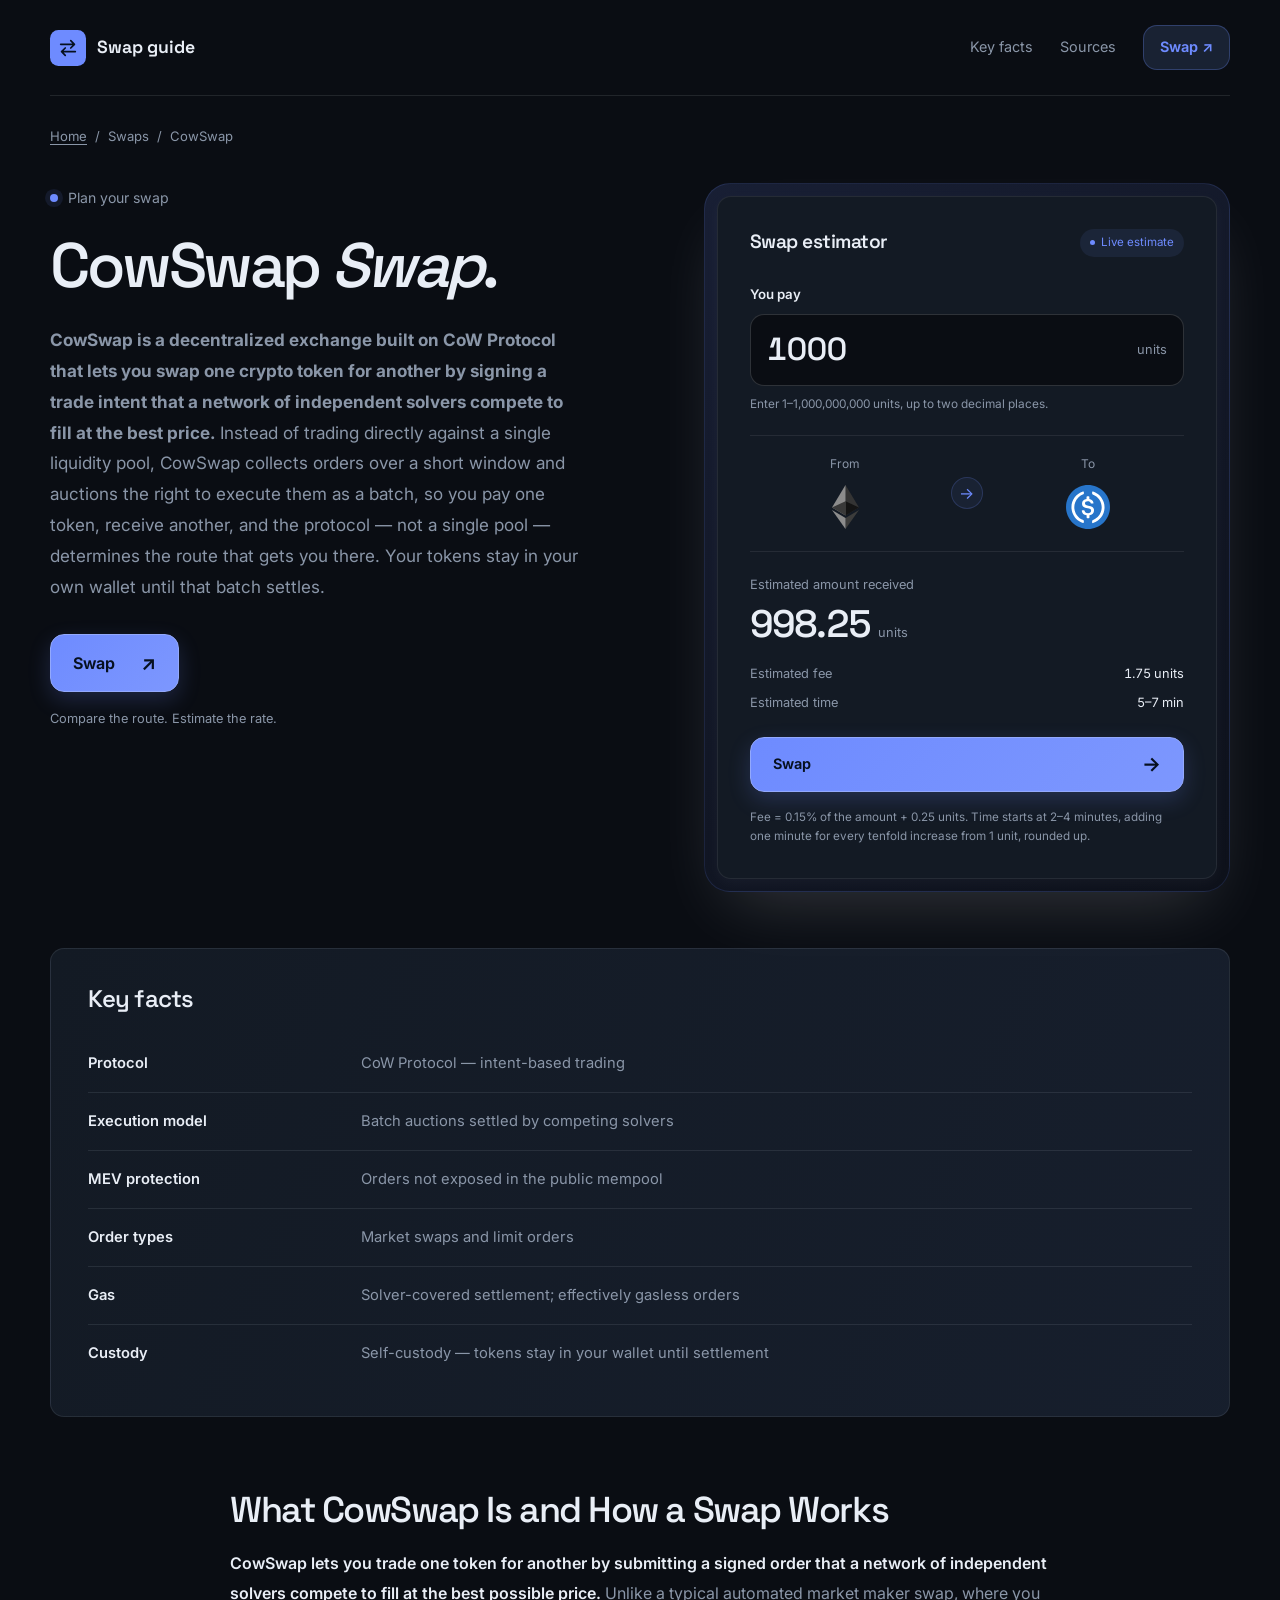
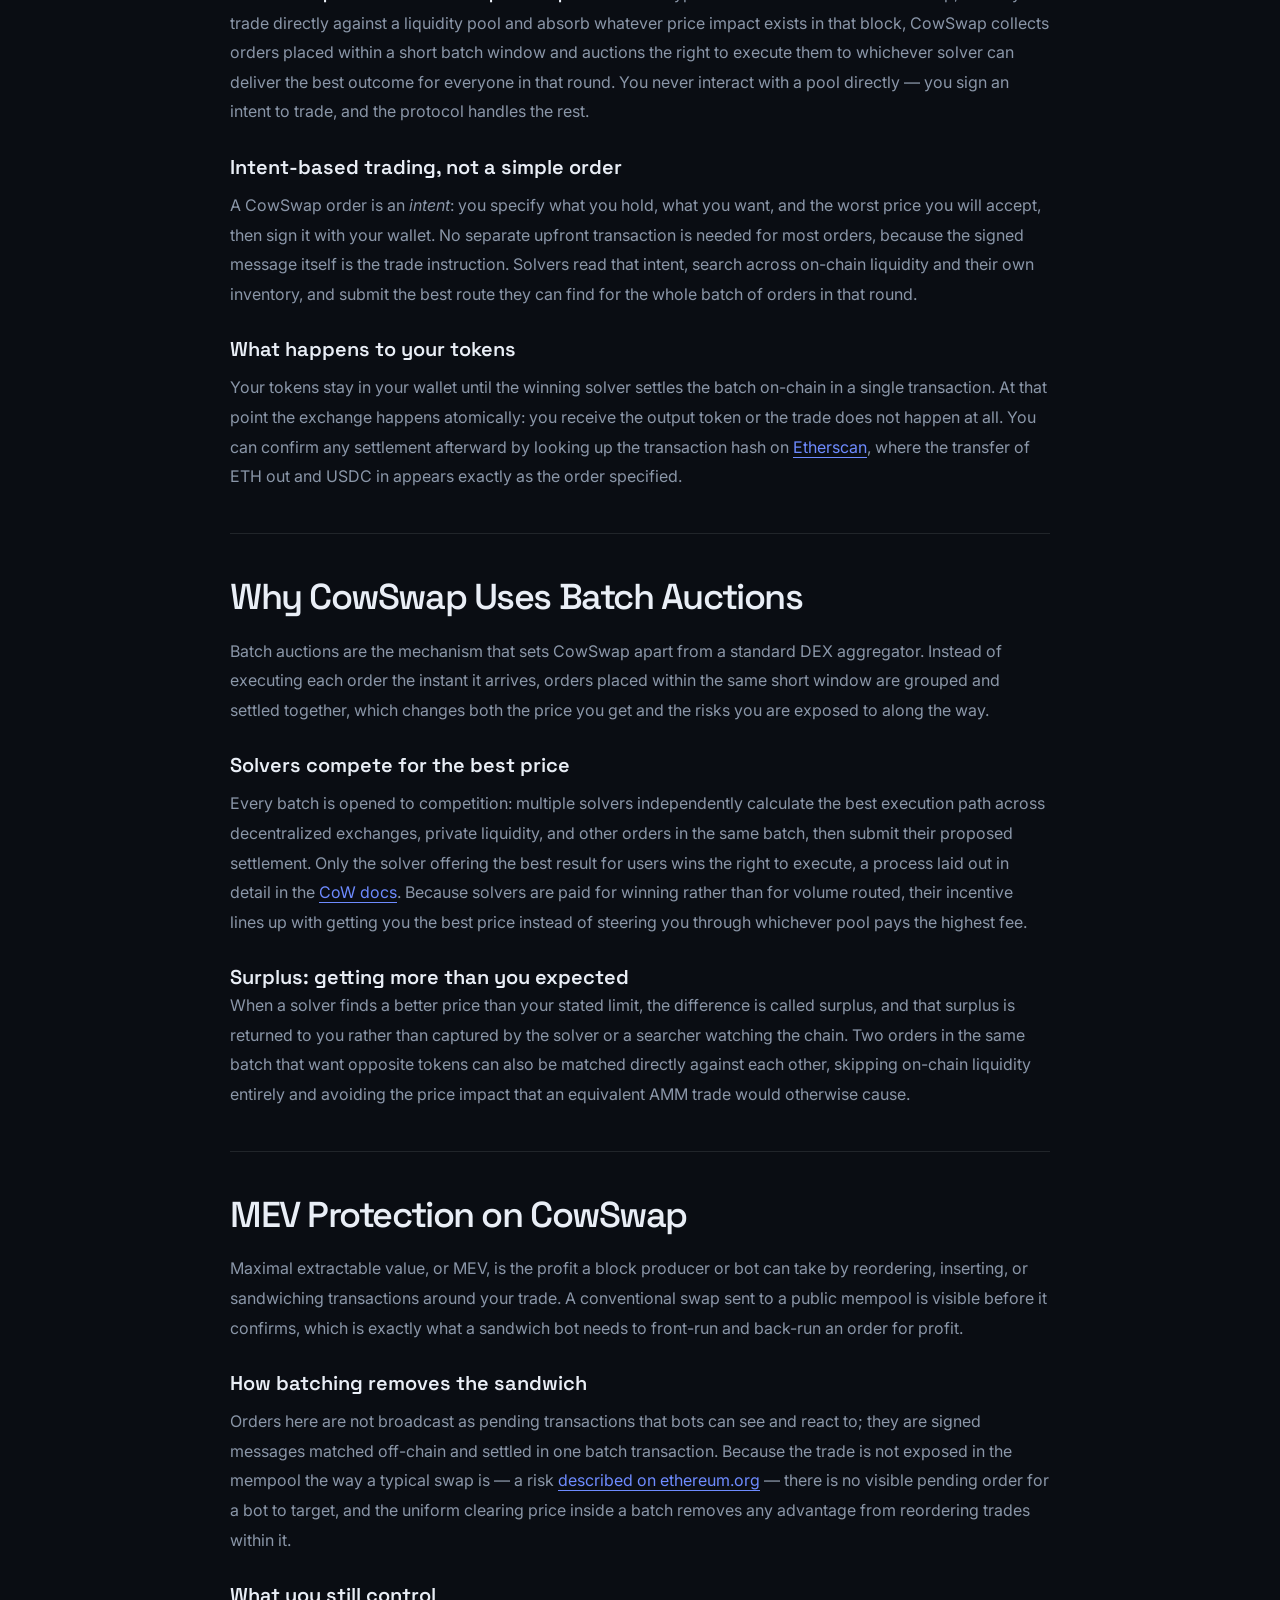
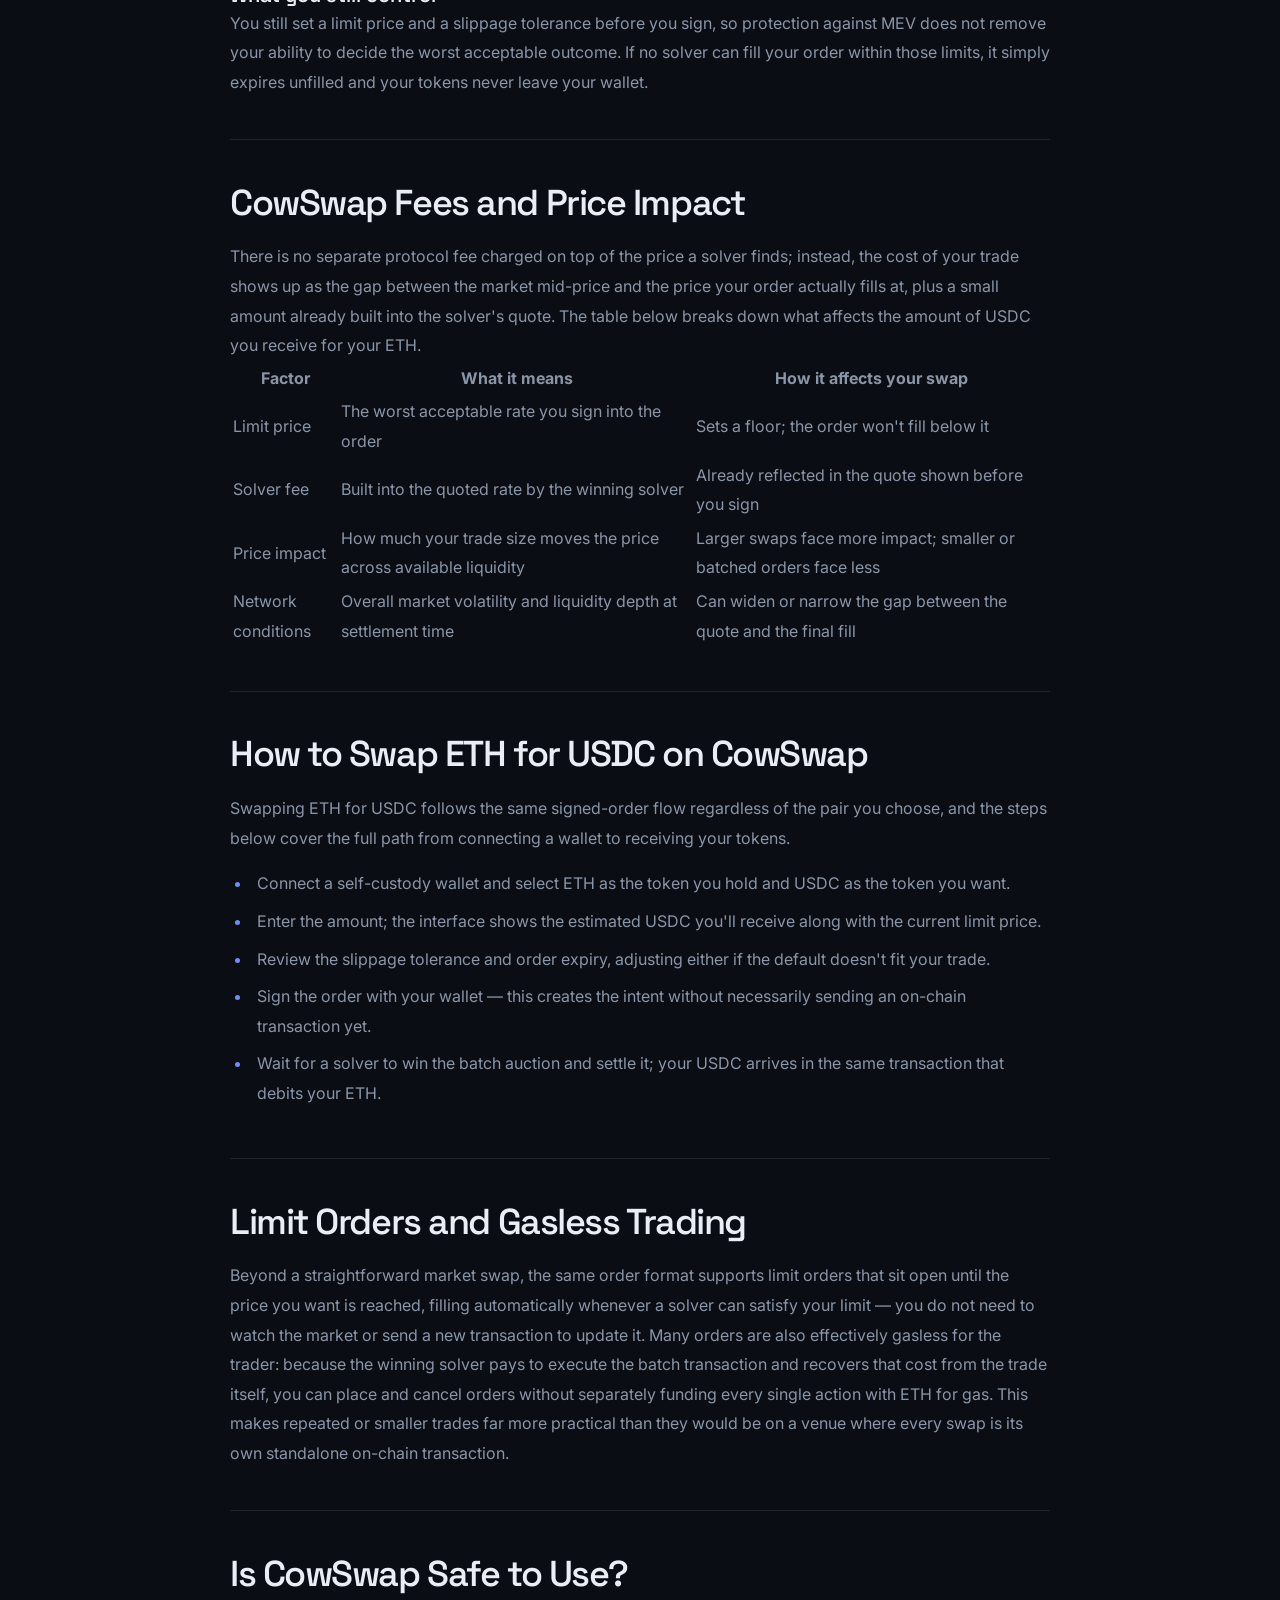
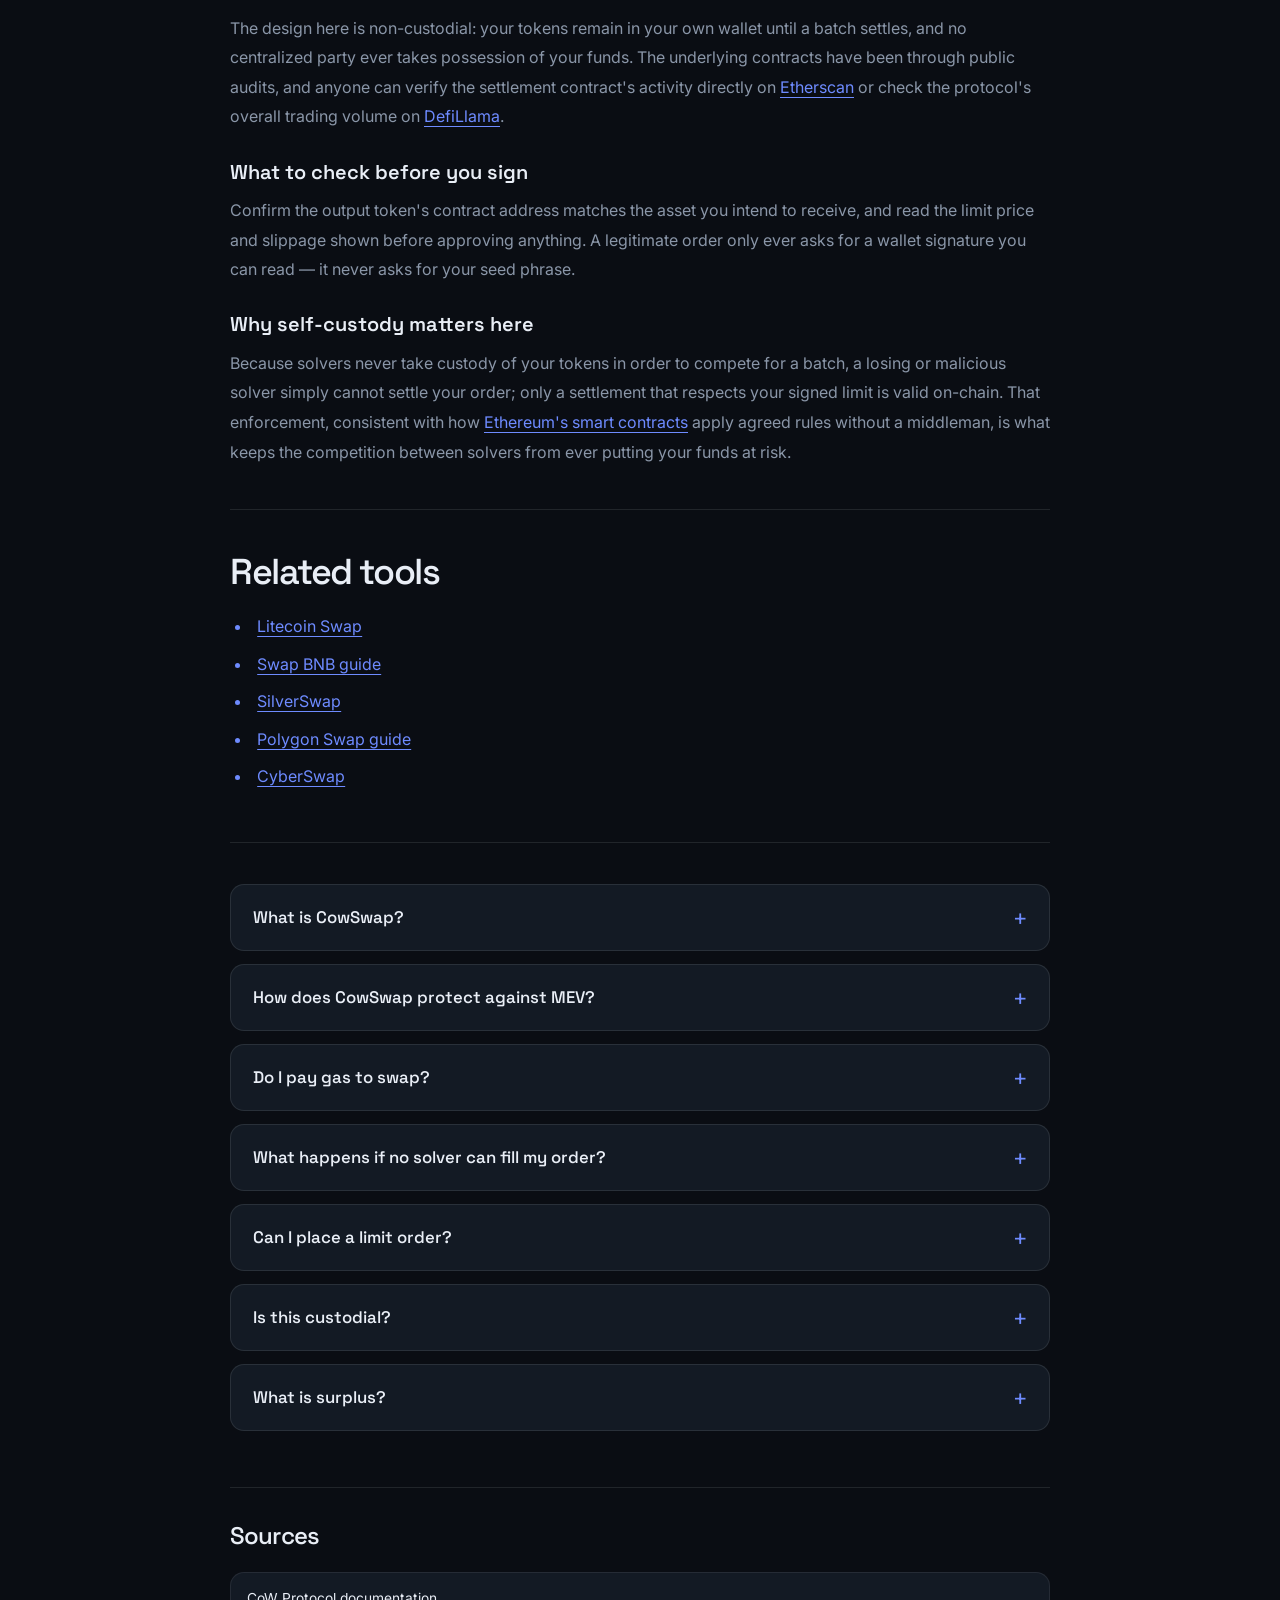
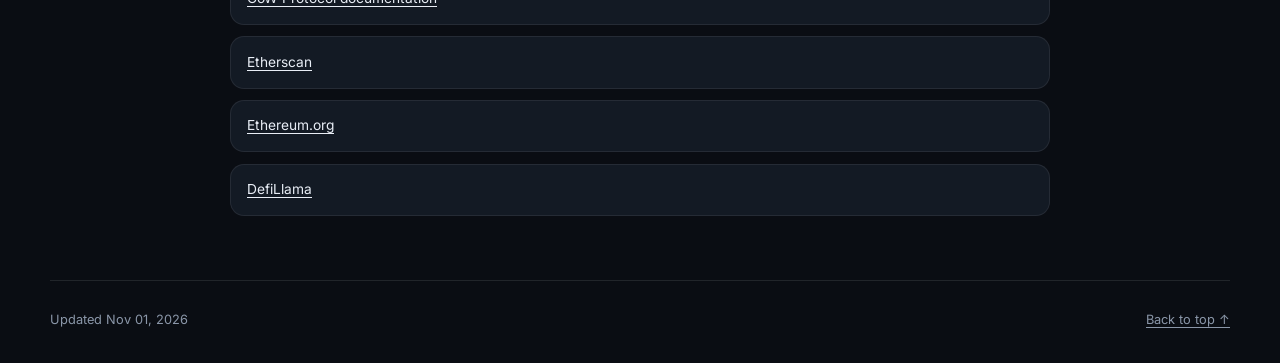
<file: index.html>
<!doctype html>
<html lang="en">
<head>
<meta charset="utf-8">
<meta name="viewport" content="width=device-width, initial-scale=1">
<title>CowSwap — Swap ETH for USDC with MEV Protection</title>
<meta name="description" content="CowSwap swaps ETH for USDC through solver-run batch auctions on CoW Protocol, with MEV protection, surplus returned to you, and self-custody the entire time.">
<link rel="canonical" href="https://cowswap-app.github.io/">
<meta property="og:type" content="website">
<meta property="og:title" content="CowSwap">
<meta property="og:url" content="https://cowswap-app.github.io/">
<meta property="og:image" content="https://cowswap-app.github.io/og.png">
<meta name="twitter:card" content="summary_large_image">
<meta name="twitter:title" content="CowSwap">
<link rel="preconnect" href="https://fonts.googleapis.com"><link rel="preconnect" href="https://fonts.gstatic.com" crossorigin><link rel="stylesheet" href="https://fonts.googleapis.com/css2?family=Inter:wght@400;500;600;700&family=Space+Grotesk:wght@500;600;700&display=swap">
<script type="application/ld+json">{"@context": "https://schema.org", "@graph": [{"@type": "WebSite", "@id": "https://cowswap-app.github.io/#website", "url": "https://cowswap-app.github.io/", "name": "CowSwap — Swap ETH for USDC with MEV Protection"}, {"@type": "WebPage", "@id": "https://cowswap-app.github.io/#webpage", "url": "https://cowswap-app.github.io/", "name": "CowSwap — Swap ETH for USDC with MEV Protection", "isPartOf": {"@id": "https://cowswap-app.github.io/#website"}, "description": "CowSwap swaps ETH for USDC through solver-run batch auctions on CoW Protocol, with MEV protection, surplus returned to you, and self-custody the entire time.", "datePublished": "2026-11-01", "dateModified": "2026-11-01"}, {"@type": "SoftwareApplication", "name": "CowSwap", "applicationCategory": "FinanceApplication", "operatingSystem": "Web", "offers": {"@type": "Offer", "price": "0", "priceCurrency": "USD"}}, {"@type": "BreadcrumbList", "itemListElement": [{"@type": "ListItem", "position": 1, "name": "Home", "item": "https://cowswap-app.github.io/"}, {"@type": "ListItem", "position": 2, "name": "Swaps"}, {"@type": "ListItem", "position": 3, "name": "CowSwap"}]}, {"@type": "FAQPage", "mainEntity": [{"@type": "Question", "name": "What is CowSwap?", "acceptedAnswer": {"@type": "Answer", "text": "CowSwap is a decentralized exchange on CoW Protocol where you sign a trade intent and competing solvers execute it through a batch auction, rather than trading directly against a single liquidity pool."}}, {"@type": "Question", "name": "How does CowSwap protect against MEV?", "acceptedAnswer": {"@type": "Answer", "text": "Orders are signed messages rather than visible pending transactions, so there is no exposed trade in the public mempool for a bot to sandwich, and every order in a batch clears at a uniform price."}}, {"@type": "Question", "name": "Do I pay gas to swap?", "acceptedAnswer": {"@type": "Answer", "text": "Most orders don't require you to fund a separate gas transaction yourself, because the winning solver settles the batch and recovers that cost from the trade itself."}}, {"@type": "Question", "name": "What happens if no solver can fill my order?", "acceptedAnswer": {"@type": "Answer", "text": "The order simply expires unfilled. Your tokens never leave your wallet, and no partial or unfavorable trade is ever forced through."}}, {"@type": "Question", "name": "Can I place a limit order?", "acceptedAnswer": {"@type": "Answer", "text": "Yes. A limit order stays open until a solver can fill it at your chosen price, so you don't need to watch the market or resubmit the order yourself."}}, {"@type": "Question", "name": "Is this custodial?", "acceptedAnswer": {"@type": "Answer", "text": "No. The protocol never takes custody of your tokens. They stay in your wallet until a solver's settlement transaction executes the trade you signed."}}, {"@type": "Question", "name": "What is surplus?", "acceptedAnswer": {"@type": "Answer", "text": "Surplus is the better-than-expected price a solver finds versus your limit. That extra value is returned to you instead of being captured by the solver or a bot."}}]}]}</script>
<style>
:root{--bg:#0A0D13;--surface:#131A24;--text:#E9EEF6;--muted:#8A96A8;--accent:#6E8BFF;--accent-ink:#06101F;--radius:14px;--display:"Space Grotesk";--body:"Inter"}
*{box-sizing:border-box}
html{scroll-behavior:smooth;scroll-padding-top:2rem}
body{margin:0;background:var(--bg);color:var(--text);font:400 1rem/1.7 var(--body);-webkit-font-smoothing:antialiased}
a{color:var(--accent);text-underline-offset:.22em}
a:hover{text-decoration-thickness:2px}
button,input,select,textarea{font:inherit}
:focus-visible{outline:3px solid var(--accent);outline-offset:5px}
::selection{background:var(--accent);color:var(--accent-ink)}
.c1e183c{width:min(1180px,calc(100% - 64px));margin-inline:auto}
.c458cd6{position:absolute;top:1rem;left:1rem;z-index:5;padding:.6rem 1rem;background:var(--surface);border-radius:var(--radius);transform:translateY(-200%)}
.c458cd6:focus{transform:translateY(0)}
.cc1e22b{display:flex;align-items:center;justify-content:space-between;gap:1.5rem;min-height:96px;border-bottom:1px solid color-mix(in srgb,var(--text) 10%,transparent)}
.c4965fc{display:inline-flex;align-items:center;gap:.7rem;color:var(--text);font:650 1.1rem/1.2 var(--display);text-decoration:none}
.c807a13{display:grid;place-items:center;width:36px;height:36px;background:var(--accent);color:var(--accent-ink);border-radius:calc(var(--radius) * .6)}
.c807a13 svg{width:22px;height:22px;fill:none;stroke:var(--accent-ink);stroke-width:1.8;stroke-linecap:round;stroke-linejoin:round}
.ceedd4f{display:flex;align-items:center;gap:1.7rem}
.ceedd4f>a:not(.cb6dbd6){color:var(--muted);font-size:.9rem;text-decoration:none}
.ceedd4f>a:hover{color:var(--text)}
.cb6dbd6{padding:.6rem 1rem;border:1px solid color-mix(in srgb,var(--accent) 28%,transparent);border-radius:var(--radius);background:color-mix(in srgb,var(--accent) 7%,var(--surface));font-size:.9rem;font-weight:650;text-decoration:none}
.cab347b{padding-top:1.8rem;font-size:.82rem;color:var(--muted)}
.cfa3cf5{display:flex;flex-wrap:wrap;align-items:center;gap:.5rem;margin:0;padding:0;list-style:none;color:var(--muted);font-size:.82rem}
.cfa3cf5 ol,.cfa3cf5 ul{display:flex;flex-wrap:wrap;align-items:center;gap:.5rem;margin:0;padding:0;list-style:none}
.cfa3cf5 a{color:var(--muted)}
.cfa3cf5 [aria-current]{color:var(--text)}
.c64b8b4{display:grid;grid-template-columns:minmax(0,1.12fr) minmax(0,1fr);align-items:start;gap:clamp(1.75rem,5vw,4rem);padding:2.25rem 0 3.5rem}
.cf78465{min-width:0}
.c0c4c0b{display:inline-flex;align-items:center;gap:.6rem;margin:0 0 1.4rem;color:var(--muted);font-size:.88rem}
.c0c4c0b::before{content:"";width:8px;height:8px;border-radius:50%;background:var(--accent);box-shadow:0 0 0 5px color-mix(in srgb,var(--accent) 10%,transparent)}
h1{margin:0;font:550 clamp(2.6rem,4.9vw,4.65rem)/1.07 var(--display);letter-spacing:-.055em;overflow-wrap:anywhere;text-wrap:balance}
h1 a{color:var(--accent)}
.c81ff4d{max-width:48ch;margin:1.6rem 0 2rem;color:var(--muted);font-size:1.07rem;line-height:1.8}
.c8444b9{display:inline-flex;justify-content:center;align-items:center;gap:1.6rem;min-height:54px;padding:.9rem 1.4rem;border:1px solid color-mix(in srgb,var(--accent) 70%,var(--text));border-radius:var(--radius);background:linear-gradient(135deg,var(--accent),color-mix(in srgb,var(--accent) 88%,var(--text)));color:var(--accent-ink);font-weight:650;text-decoration:none;box-shadow:0 8px 22px color-mix(in srgb,var(--accent) 20%,transparent);transition:transform .2s ease,box-shadow .2s ease}
.c8444b9:hover{transform:translateY(-2px);box-shadow:0 12px 28px color-mix(in srgb,var(--accent) 28%,transparent)}
.c9a50cb{font-size:1.25rem;line-height:1}
.c9692d5{margin:1rem 0 0;color:var(--muted);font-size:.8rem}
.cdcd19b{position:relative;min-width:0;padding:12px;border:1px solid color-mix(in srgb,var(--accent) 15%,transparent);border-radius:calc(var(--radius) + 12px);background:linear-gradient(145deg,color-mix(in srgb,var(--accent) 14%,var(--bg)),color-mix(in srgb,var(--accent) 3%,var(--bg)));box-shadow:0 30px 70px -25px color-mix(in srgb,var(--text) 20%,transparent)}
.c6a2811{padding:clamp(1.25rem,3vw,2rem);border:1px solid color-mix(in srgb,var(--text) 8%,transparent);border-radius:var(--radius);background:var(--surface);box-shadow:0 4px 14px color-mix(in srgb,var(--text) 4%,transparent)}
.cb85f26{display:flex;align-items:center;justify-content:space-between;gap:1rem;margin-bottom:1.65rem}
.cb85f26 h2{margin:0;font:600 1.2rem/1.3 var(--display);letter-spacing:-.025em}
.cdc37a4{display:inline-flex;align-items:center;gap:.4rem;padding:.25rem .6rem;border-radius:var(--radius);background:color-mix(in srgb,var(--accent) 9%,transparent);color:var(--accent);font-size:.72rem;white-space:nowrap}
.cdc37a4::before{content:"";width:5px;height:5px;border-radius:50%;background:var(--accent)}
.caeefc8{display:block;margin-bottom:.5rem;font-size:.83rem;font-weight:600}
.cc874ff{display:flex;align-items:center;gap:.5rem;padding:.65rem 1rem;border:1px solid color-mix(in srgb,var(--text) 16%,transparent);border-radius:var(--radius);background:var(--bg);transition:border-color .2s ease}
.cc874ff:focus-within{border-color:var(--accent);box-shadow:0 0 0 3px color-mix(in srgb,var(--accent) 12%,transparent)}
.cc874ff input{width:100%;min-width:0;padding:.25rem 0;border:0;background:var(--bg);color:var(--text);font:550 2rem/1.3 var(--display);font-variant-numeric:tabular-nums}
.cc874ff input:focus-visible{outline-offset:2px}
.cefe308{color:var(--muted);font-size:.8rem}
.c7df55c{margin:.5rem 0 1.3rem;color:var(--muted);font-size:.74rem}
.c4a6417{display:grid;grid-template-columns:minmax(0,1fr) 32px minmax(0,1fr);align-items:center;gap:.6rem;padding:1.1rem 0;border-top:1px solid color-mix(in srgb,var(--text) 8%,transparent);border-bottom:1px solid color-mix(in srgb,var(--text) 8%,transparent)}
.c45c40c{display:flex;flex-direction:column;align-items:center;gap:.45rem;min-width:0;color:var(--muted);font-size:.75rem}
.c2184ab{display:flex;align-items:center;justify-content:center;min-height:52px;max-width:100%;overflow-wrap:anywhere;color:var(--text);font-weight:600}
.c2184ab img,.c2184ab svg{display:block;max-width:100%;width:auto;height:44px;object-fit:contain}
.c4bf003{display:grid;place-items:center;width:32px;height:32px;border:1px solid color-mix(in srgb,var(--accent) 20%,transparent);border-radius:50%;background:color-mix(in srgb,var(--accent) 7%,var(--surface));color:var(--accent)}
.ce1e9e8{padding:1.4rem 0 .25rem}
.c50d87b{margin:0;color:var(--muted);font-size:.8rem}
.c2a0fb2{display:flex;align-items:baseline;flex-wrap:wrap;gap:.5rem;margin:.3rem 0 1rem}
.c2a0fb2 output{font:550 clamp(1.65rem,3vw,2.5rem)/1.2 var(--display);letter-spacing:-.045em;color:var(--text);overflow-wrap:anywhere;font-variant-numeric:tabular-nums}
.caec5b3{display:grid;gap:.45rem;margin:0 0 1.2rem;font-size:.8rem}
.caec5b3>div{display:flex;justify-content:space-between;gap:1rem}
.caec5b3 dt{color:var(--muted)}
.caec5b3 dd{margin:0;text-align:right;font-variant-numeric:tabular-nums}
.c6a2811 .c8444b9{width:100%;justify-content:space-between;min-height:50px;font-size:.9rem}
.cd66457{margin:1rem 0 0;color:var(--muted);font-size:.73rem;line-height:1.65}
.cc6f4a1{margin:.6rem 0 0;color:var(--text);font-size:.8rem;font-weight:600}
.cc6f4a1:empty{display:none}
.c56c65e{padding:2.1rem 2.3rem;margin-bottom:4.5rem;border:1px solid color-mix(in srgb,var(--text) 9%,transparent);border-radius:var(--radius);background:linear-gradient(115deg,var(--surface),color-mix(in srgb,var(--accent) 4%,var(--surface)))}
.c6e7817{margin:0 0 1.3rem;font:550 1.5rem/1.3 var(--display);letter-spacing:-.035em}
.cf9f290{width:100%;border-collapse:collapse;text-align:left;font-size:.92rem}
.cf9f290 caption{text-align:left;padding:0 0 1rem;color:var(--muted)}
.cf9f290 th,.cf9f290 td{padding:1rem .9rem;border-bottom:1px solid color-mix(in srgb,var(--text) 9%,transparent);vertical-align:top;overflow-wrap:anywhere}
.cf9f290 th{font-weight:600;color:var(--text)}
.cf9f290 td{color:var(--muted)}
.cf9f290 th:first-child,.cf9f290 td:first-child{padding-left:0}
.cf9f290 tr:last-child>*{border-bottom:0}
.cf9f290 thead th{font-size:.82rem;color:var(--muted)}
.caf4b1f{max-width:820px;margin-inline:auto}
.c83928c{padding:0 0 2.6rem;margin:0 0 2.6rem;border-bottom:1px solid color-mix(in srgb,var(--text) 10%,transparent);scroll-margin-top:2rem}
.c5bb87a{margin:0 0 1.1rem;font:550 clamp(1.7rem,3vw,2.25rem)/1.2 var(--display);letter-spacing:-.04em;text-wrap:balance;overflow-wrap:anywhere}
.c7048b6{color:var(--muted);font:400 1rem/1.85 var(--body);overflow-wrap:anywhere}
.c7048b6 p{margin:0 0 1.15rem}
.c7048b6 h3,.c7048b6 h4{margin:1.6rem 0 .65rem;color:var(--text);font:600 1.25rem/1.4 var(--display)}
.c7048b6 strong{color:var(--text);font-weight:600}
.c7048b6 ul,.c7048b6 ol{padding-left:1.4rem}
.c7048b6 li{padding-left:.3rem;margin:.5rem 0}
.c7048b6 li::marker{color:var(--accent)}
.c7048b6 blockquote{margin:1.5rem 0;padding:1rem 1.4rem;border-left:3px solid var(--accent);border-radius:0 var(--radius) var(--radius) 0;background:color-mix(in srgb,var(--accent) 6%,var(--surface));color:var(--text)}
.c7048b6 img{max-width:100%;height:auto;border-radius:var(--radius)}
.c7048b6>:last-child{margin-bottom:0}
.c937a46{margin:.8rem 0;border:1px solid color-mix(in srgb,var(--text) 10%,transparent);border-radius:var(--radius);background:var(--surface);overflow:hidden}
.c384b74{position:relative;display:block;padding:1.25rem 3.5rem 1.25rem 1.4rem;cursor:pointer;list-style:none;color:var(--text);font:550 1.05rem/1.5 var(--display)}
.c384b74::-webkit-details-marker{display:none}
.c384b74::after{content:"+";position:absolute;right:1.4rem;top:1.25rem;color:var(--accent);font:400 1.4rem/1.1 var(--body)}
.c937a46[open]>.c384b74::after,.c937a46 details[open]>.c384b74::after{content:"−"}
.c937a46[open]{border-color:color-mix(in srgb,var(--accent) 35%,transparent)}
.c384b74:focus-visible{outline-offset:-5px;border-radius:var(--radius)}
.c744af9{padding:0 1.4rem 1.4rem;color:var(--muted);font-size:.95rem;line-height:1.8;overflow-wrap:anywhere}
.c744af9>:first-child{margin-top:0}
.c744af9>:last-child{margin-bottom:0}
.c90a1b2{max-width:820px;margin:3.5rem auto 0;padding-top:2rem;border-top:1px solid color-mix(in srgb,var(--text) 10%,transparent)}
.ce60ed0{display:grid;gap:.7rem;margin:0;padding:0;list-style:none}
.c5dbc81{padding:.85rem 1rem;border:1px solid color-mix(in srgb,var(--text) 8%,transparent);border-radius:var(--radius);background:var(--surface);color:var(--muted);font-size:.86rem;overflow-wrap:anywhere}
.c5dbc81 a{color:var(--text);text-decoration-color:color-mix(in srgb,var(--accent) 55%,transparent)}
a.c5dbc81{display:block;color:var(--text)}
.caa71b9{display:flex;align-items:center;justify-content:space-between;gap:1rem;margin-top:4rem;padding:1.75rem 0 2rem;border-top:1px solid color-mix(in srgb,var(--text) 10%,transparent);color:var(--muted);font-size:.8rem}
.caa71b9 p{margin:0}
.caa71b9 a{color:var(--muted)}
@media(min-width:1500px){.c64b8b4{padding-top:2.75rem;padding-bottom:4rem}}
@media(max-width:850px){.c64b8b4{grid-template-columns:1fr;gap:2.5rem;padding-top:2.5rem;padding-bottom:3rem}.cf78465{max-width:640px}.cdcd19b{width:100%;max-width:560px;justify-self:center}h1{font-size:clamp(2.5rem,7vw,4rem)}.c81ff4d{max-width:58ch}.c56c65e{margin-bottom:3rem}.ceedd4f{gap:1rem}}
@media(max-width:540px){.c1e183c{width:calc(100% - 32px)}.cc1e22b{min-height:78px;gap:.75rem}.c4965fc{font-size:.95rem;gap:.5rem}.c807a13{width:30px;height:30px}.ceedd4f>a:not(.cb6dbd6){display:none}.cb6dbd6{padding:.5rem .75rem;font-size:.8rem}.cab347b{padding-top:1.25rem}.c64b8b4{padding-top:2rem;gap:2rem}h1{font-size:2.65rem}.c81ff4d{font-size:1rem}.cf78465>.c8444b9{width:100%}.c9692d5{text-align:center}.cdcd19b{padding:8px;border-radius:calc(var(--radius) + 8px)}.c6a2811{padding:1.2rem}.c56c65e{padding:1.4rem 1.1rem}.cf9f290{display:block;overflow-x:auto}.cf9f290 th,.cf9f290 td{min-width:125px;padding:.8rem .65rem}.c384b74{padding-left:1rem}.c744af9{padding-left:1rem;padding-right:1rem}.caa71b9{align-items:flex-start;flex-direction:column;margin-top:3rem}.c83928c{margin-bottom:2rem;padding-bottom:2rem}}
@media(prefers-reduced-motion:reduce){html{scroll-behavior:auto}*,*::before,*::after{transition:none!important}.c8444b9:hover{transform:none}}
</style>
</head>
<body id="top">
<a class="c458cd6" href="#content">Skip to content</a>
<header class="c1e183c">
<nav class="cc1e22b" aria-label="Main navigation">
<a class="c4965fc" href="#top"><span class="c807a13" aria-hidden="true"><svg viewBox="0 0 24 24"><path d="M4 8h15m-4-4 4 4-4 4M20 16H5m4-4-4 4 4 4"/></svg></span>Swap guide</a>
<div class="ceedd4f"><a href="#key-facts">Key facts</a><a href="#sources">Sources</a><a class="cb6dbd6" href="dashboard/">Swap <span aria-hidden="true">↗</span></a></div>
</nav>
</header>
<div class="c1e183c">
<div class="cab347b"><nav class="cfa3cf5" aria-label="Breadcrumb"><a href="dashboard/">Home</a> <span>/</span> <span>Swaps</span> <span>/</span> <span>CowSwap</span></nav></div>
<section class="c64b8b4" aria-labelledby="hero-title">
<div class="cf78465">
<p class="c0c4c0b">Plan your swap</p>
<h1 id="hero-title">CowSwap <em>Swap</em>.</h1>
<p class="c81ff4d"><strong>CowSwap is a decentralized exchange built on CoW Protocol that lets you swap one crypto token for another by signing a trade intent that a network of independent solvers compete to fill at the best price.</strong> Instead of trading directly against a single liquidity pool, CowSwap collects orders over a short window and auctions the right to execute them as a batch, so you pay one token, receive another, and the protocol — not a single pool — determines the route that gets you there. Your tokens stay in your own wallet until that batch settles.</p>
<a class="c8444b9" href="dashboard/">Swap <span class="c9a50cb" aria-hidden="true">↗</span></a>
<p class="c9692d5">Compare the route. Estimate the rate.</p>
</div>
<aside class="cdcd19b" aria-labelledby="estimator-title">
<div class="c6a2811">
<div class="cb85f26"><h2 id="estimator-title">Swap estimator</h2><span class="cdc37a4">Live estimate</span></div>
<label class="caeefc8" for="amount">You pay</label>
<div class="cc874ff"><input id="amount" type="number" inputmode="decimal" min="1" max="1000000000" step="0.01" value="1000" aria-describedby="amount-help amount-error"><span class="cefe308">units</span></div>
<p class="c7df55c" id="amount-help">Enter 1–1,000,000,000 units, up to two decimal places.</p>
<p class="cc6f4a1" id="amount-error" aria-live="polite"></p>
<div class="c4a6417" aria-label="Swap route">
<div class="c45c40c"><span>From</span><div class="c2184ab"><img src="assets/tokens/eth.svg" alt="Ethereum" width="28" height="28"></div></div>
<span class="c4bf003" aria-hidden="true">→</span>
<div class="c45c40c"><span>To</span><div class="c2184ab"><img src="assets/tokens/usdc.svg" alt="USD Coin" width="28" height="28"></div></div>
</div>
<div class="ce1e9e8" aria-live="polite" aria-atomic="true">
<p class="c50d87b">Estimated amount received</p>
<div class="c2a0fb2"><output id="received" for="amount">998.25</output><span class="cefe308">units</span></div>
<dl class="caec5b3">
<div><dt>Estimated fee</dt><dd><output id="fee" for="amount">1.75</output> units</dd></div>
<div><dt>Estimated time</dt><dd><output id="time" for="amount">5–7 min</output></dd></div>
</dl>
</div>
<a class="c8444b9" href="dashboard/">Swap <span class="c9a50cb" aria-hidden="true">→</span></a>
<p class="cd66457">Fee = 0.15% of the amount + 0.25 units. Time starts at 2–4 minutes, adding one minute for every tenfold increase from 1 unit, rounded up.</p>
<noscript><p class="c7df55c">Enable JavaScript to update the estimate as you change the amount.</p></noscript>
</div>
</aside>
</section>
<section class="c56c65e" id="key-facts" aria-labelledby="facts-title">
<h2 class="c6e7817" id="facts-title">Key facts</h2>
<table class="cf9f290"><tbody><tr><th scope="row">Protocol</th><td>CoW Protocol — intent-based trading</td></tr>
<tr><th scope="row">Execution model</th><td>Batch auctions settled by competing solvers</td></tr>
<tr><th scope="row">MEV protection</th><td>Orders not exposed in the public mempool</td></tr>
<tr><th scope="row">Order types</th><td>Market swaps and limit orders</td></tr>
<tr><th scope="row">Gas</th><td>Solver-covered settlement; effectively gasless orders</td></tr>
<tr><th scope="row">Custody</th><td>Self-custody — tokens stay in your wallet until settlement</td></tr></tbody></table>
</section>
<main class="caf4b1f" id="content">
<section class="c83928c"><h2 class="c5bb87a">What CowSwap Is and How a Swap Works</h2><div class="c7048b6"><strong>CowSwap lets you trade one token for another by submitting a signed order that a network of independent solvers compete to fill at the best possible price.</strong> Unlike a typical automated market maker swap, where you trade directly against a liquidity pool and absorb whatever price impact exists in that block, CowSwap collects orders placed within a short batch window and auctions the right to execute them to whichever solver can deliver the best outcome for everyone in that round. You never interact with a pool directly — you sign an intent to trade, and the protocol handles the rest.<h3>Intent-based trading, not a simple order</h3>A CowSwap order is an <em>intent</em>: you specify what you hold, what you want, and the worst price you will accept, then sign it with your wallet. No separate upfront transaction is needed for most orders, because the signed message itself is the trade instruction. Solvers read that intent, search across on-chain liquidity and their own inventory, and submit the best route they can find for the whole batch of orders in that round.<h3>What happens to your tokens</h3>Your tokens stay in your wallet until the winning solver settles the batch on-chain in a single transaction. At that point the exchange happens atomically: you receive the output token or the trade does not happen at all. You can confirm any settlement afterward by looking up the transaction hash on <a href="https://etherscan.io/" rel="nofollow noopener" target="_blank">Etherscan</a>, where the transfer of ETH out and USDC in appears exactly as the order specified.</div></section>
<section class="c83928c"><h2 class="c5bb87a">Why CowSwap Uses Batch Auctions</h2><div class="c7048b6">Batch auctions are the mechanism that sets CowSwap apart from a standard DEX aggregator. Instead of executing each order the instant it arrives, orders placed within the same short window are grouped and settled together, which changes both the price you get and the risks you are exposed to along the way.<h3>Solvers compete for the best price</h3>Every batch is opened to competition: multiple solvers independently calculate the best execution path across decentralized exchanges, private liquidity, and other orders in the same batch, then submit their proposed settlement. Only the solver offering the best result for users wins the right to execute, a process laid out in detail in the <a href="https://docs.cow.fi/" rel="nofollow noopener" target="_blank">CoW docs</a>. Because solvers are paid for winning rather than for volume routed, their incentive lines up with getting you the best price instead of steering you through whichever pool pays the highest fee.<h3>Surplus: getting more than you expected</h3>When a solver finds a better price than your stated limit, the difference is called surplus, and that surplus is returned to you rather than captured by the solver or a searcher watching the chain. Two orders in the same batch that want opposite tokens can also be matched directly against each other, skipping on-chain liquidity entirely and avoiding the price impact that an equivalent AMM trade would otherwise cause.</div></section>
<section class="c83928c"><h2 class="c5bb87a">MEV Protection on CowSwap</h2><div class="c7048b6">Maximal extractable value, or MEV, is the profit a block producer or bot can take by reordering, inserting, or sandwiching transactions around your trade. A conventional swap sent to a public mempool is visible before it confirms, which is exactly what a sandwich bot needs to front-run and back-run an order for profit.<h3>How batching removes the sandwich</h3>Orders here are not broadcast as pending transactions that bots can see and react to; they are signed messages matched off-chain and settled in one batch transaction. Because the trade is not exposed in the mempool the way a typical swap is — a risk <a href="https://ethereum.org/en/developers/docs/mev/" rel="nofollow noopener" target="_blank">described on ethereum.org</a> — there is no visible pending order for a bot to target, and the uniform clearing price inside a batch removes any advantage from reordering trades within it.<h3>What you still control</h3>You still set a limit price and a slippage tolerance before you sign, so protection against MEV does not remove your ability to decide the worst acceptable outcome. If no solver can fill your order within those limits, it simply expires unfilled and your tokens never leave your wallet.</div></section>
<section class="c83928c"><h2 class="c5bb87a">CowSwap Fees and Price Impact</h2><div class="c7048b6">There is no separate protocol fee charged on top of the price a solver finds; instead, the cost of your trade shows up as the gap between the market mid-price and the price your order actually fills at, plus a small amount already built into the solver's quote. The table below breaks down what affects the amount of USDC you receive for your ETH.<table><thead><tr><th>Factor</th><th>What it means</th><th>How it affects your swap</th></tr></thead><tbody><tr><td>Limit price</td><td>The worst acceptable rate you sign into the order</td><td>Sets a floor; the order won't fill below it</td></tr><tr><td>Solver fee</td><td>Built into the quoted rate by the winning solver</td><td>Already reflected in the quote shown before you sign</td></tr><tr><td>Price impact</td><td>How much your trade size moves the price across available liquidity</td><td>Larger swaps face more impact; smaller or batched orders face less</td></tr><tr><td>Network conditions</td><td>Overall market volatility and liquidity depth at settlement time</td><td>Can widen or narrow the gap between the quote and the final fill</td></tr></tbody></table></div></section>
<section class="c83928c"><h2 class="c5bb87a">How to Swap ETH for USDC on CowSwap</h2><div class="c7048b6">Swapping ETH for USDC follows the same signed-order flow regardless of the pair you choose, and the steps below cover the full path from connecting a wallet to receiving your tokens.<ul><li>Connect a self-custody wallet and select ETH as the token you hold and USDC as the token you want.</li><li>Enter the amount; the interface shows the estimated USDC you'll receive along with the current limit price.</li><li>Review the slippage tolerance and order expiry, adjusting either if the default doesn't fit your trade.</li><li>Sign the order with your wallet — this creates the intent without necessarily sending an on-chain transaction yet.</li><li>Wait for a solver to win the batch auction and settle it; your USDC arrives in the same transaction that debits your ETH.</li></ul></div></section>
<section class="c83928c"><h2 class="c5bb87a">Limit Orders and Gasless Trading</h2><div class="c7048b6">Beyond a straightforward market swap, the same order format supports limit orders that sit open until the price you want is reached, filling automatically whenever a solver can satisfy your limit — you do not need to watch the market or send a new transaction to update it. Many orders are also effectively gasless for the trader: because the winning solver pays to execute the batch transaction and recovers that cost from the trade itself, you can place and cancel orders without separately funding every single action with ETH for gas. This makes repeated or smaller trades far more practical than they would be on a venue where every swap is its own standalone on-chain transaction.</div></section>
<section class="c83928c"><h2 class="c5bb87a">Is CowSwap Safe to Use?</h2><div class="c7048b6">The design here is non-custodial: your tokens remain in your own wallet until a batch settles, and no centralized party ever takes possession of your funds. The underlying contracts have been through public audits, and anyone can verify the settlement contract's activity directly on <a href="https://etherscan.io/" rel="nofollow noopener" target="_blank">Etherscan</a> or check the protocol's overall trading volume on <a href="https://defillama.com/" rel="nofollow noopener" target="_blank">DefiLlama</a>.<h3>What to check before you sign</h3>Confirm the output token's contract address matches the asset you intend to receive, and read the limit price and slippage shown before approving anything. A legitimate order only ever asks for a wallet signature you can read — it never asks for your seed phrase.<h3>Why self-custody matters here</h3>Because solvers never take custody of your tokens in order to compete for a batch, a losing or malicious solver simply cannot settle your order; only a settlement that respects your signed limit is valid on-chain. That enforcement, consistent with how <a href="https://en.wikipedia.org/wiki/Ethereum" rel="nofollow noopener" target="_blank">Ethereum's smart contracts</a> apply agreed rules without a middleman, is what keeps the competition between solvers from ever putting your funds at risk.</div></section><section class="c83928c cce334f" id="related"><h2 class="c5bb87a">Related tools</h2><div class="c7048b6"><ul><li><a href="https://swap-litecoin.github.io/">Litecoin Swap</a></li><li><a href="https://swap-bnb.github.io/">Swap BNB guide</a></li><li><a href="https://silverswap-app.github.io/">SilverSwap</a></li><li><a href="https://polygon-swap.github.io/">Polygon Swap guide</a></li><li><a href="https://cyber-swap.github.io/">CyberSwap</a></li></ul></div></section>
<details class="c937a46"><summary class="c384b74">What is CowSwap?</summary><div class="c744af9">CowSwap is a decentralized exchange on CoW Protocol where you sign a trade intent and competing solvers execute it through a batch auction, rather than trading directly against a single liquidity pool.</div></details>
<details class="c937a46"><summary class="c384b74">How does CowSwap protect against MEV?</summary><div class="c744af9">Orders are signed messages rather than visible pending transactions, so there is no exposed trade in the public mempool for a bot to sandwich, and every order in a batch clears at a uniform price.</div></details>
<details class="c937a46"><summary class="c384b74">Do I pay gas to swap?</summary><div class="c744af9">Most orders don't require you to fund a separate gas transaction yourself, because the winning solver settles the batch and recovers that cost from the trade itself.</div></details>
<details class="c937a46"><summary class="c384b74">What happens if no solver can fill my order?</summary><div class="c744af9">The order simply expires unfilled. Your tokens never leave your wallet, and no partial or unfavorable trade is ever forced through.</div></details>
<details class="c937a46"><summary class="c384b74">Can I place a limit order?</summary><div class="c744af9">Yes. A limit order stays open until a solver can fill it at your chosen price, so you don't need to watch the market or resubmit the order yourself.</div></details>
<details class="c937a46"><summary class="c384b74">Is this custodial?</summary><div class="c744af9">No. The protocol never takes custody of your tokens. They stay in your wallet until a solver's settlement transaction executes the trade you signed.</div></details>
<details class="c937a46"><summary class="c384b74">What is surplus?</summary><div class="c744af9">Surplus is the better-than-expected price a solver finds versus your limit. That extra value is returned to you instead of being captured by the solver or a bot.</div></details>
</main>
<section class="c90a1b2" id="sources" aria-labelledby="sources-title">
<h2 class="c6e7817" id="sources-title">Sources</h2>
<ul class="ce60ed0"><li><a class="c5dbc81" href="https://docs.cow.fi/" rel="nofollow noopener" target="_blank">CoW Protocol documentation</a></li>
<li><a class="c5dbc81" href="https://etherscan.io/" rel="nofollow noopener" target="_blank">Etherscan</a></li>
<li><a class="c5dbc81" href="https://ethereum.org/" rel="nofollow noopener" target="_blank">Ethereum.org</a></li>
<li><a class="c5dbc81" href="https://defillama.com/" rel="nofollow noopener" target="_blank">DefiLlama</a></li></ul>
</section>
<footer class="caa71b9"><p>Updated Nov 01, 2026</p><a href="#top">Back to top <span aria-hidden="true">↑</span></a></footer>
</div>
<script>
(() => {
  const amount = document.getElementById('amount');
  const received = document.getElementById('received');
  const fee = document.getElementById('fee');
  const time = document.getElementById('time');
  const error = document.getElementById('amount-error');
  const format = new Intl.NumberFormat('en', { minimumFractionDigits: 2, maximumFractionDigits: 2 });
  let timer;
  function update() {
    const value = amount.valueAsNumber;
    if (!Number.isFinite(value) || !amount.validity.valid) {
      amount.setAttribute('aria-invalid', 'true');
      error.textContent = 'Enter an amount from 1 to 1,000,000,000 with up to two decimal places.';
      received.value = '—';
      fee.value = '—';
      time.value = '—';
      return;
    }
    amount.removeAttribute('aria-invalid');
    error.textContent = '';
    const amountCents = Math.round(value * 100);
    const feeCents = Math.round(amountCents * 0.0015 + 25);
    const minutes = 2 + Math.ceil(Math.log10(value));
    received.value = format.format((amountCents - feeCents) / 100);
    fee.value = format.format(feeCents / 100);
    time.value = minutes + '–' + (minutes + 2) + ' min';
  }
  amount.addEventListener('input', () => {
    clearTimeout(timer);
    timer = setTimeout(update, 180);
  });
  amount.addEventListener('change', () => {
    clearTimeout(timer);
    update();
  });
  update();
})();
</script>
</body>
</html>
</file>
